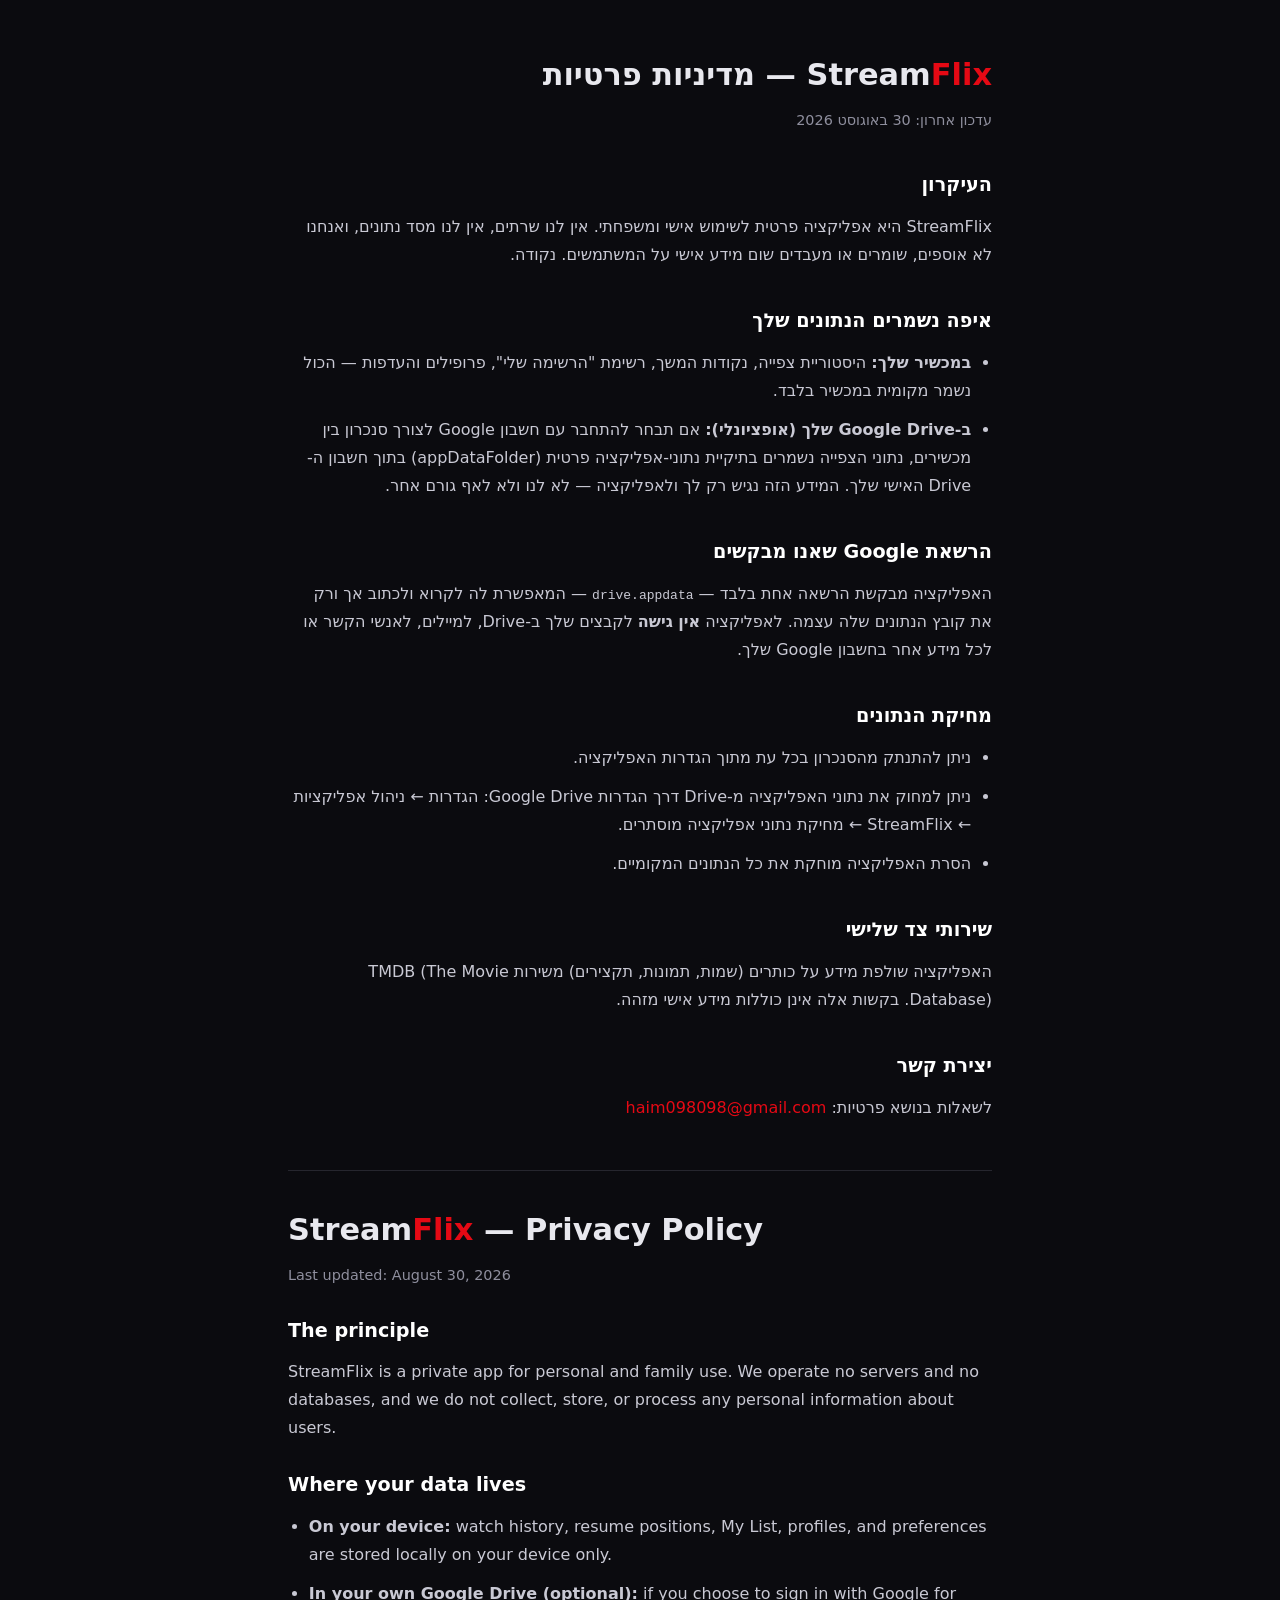
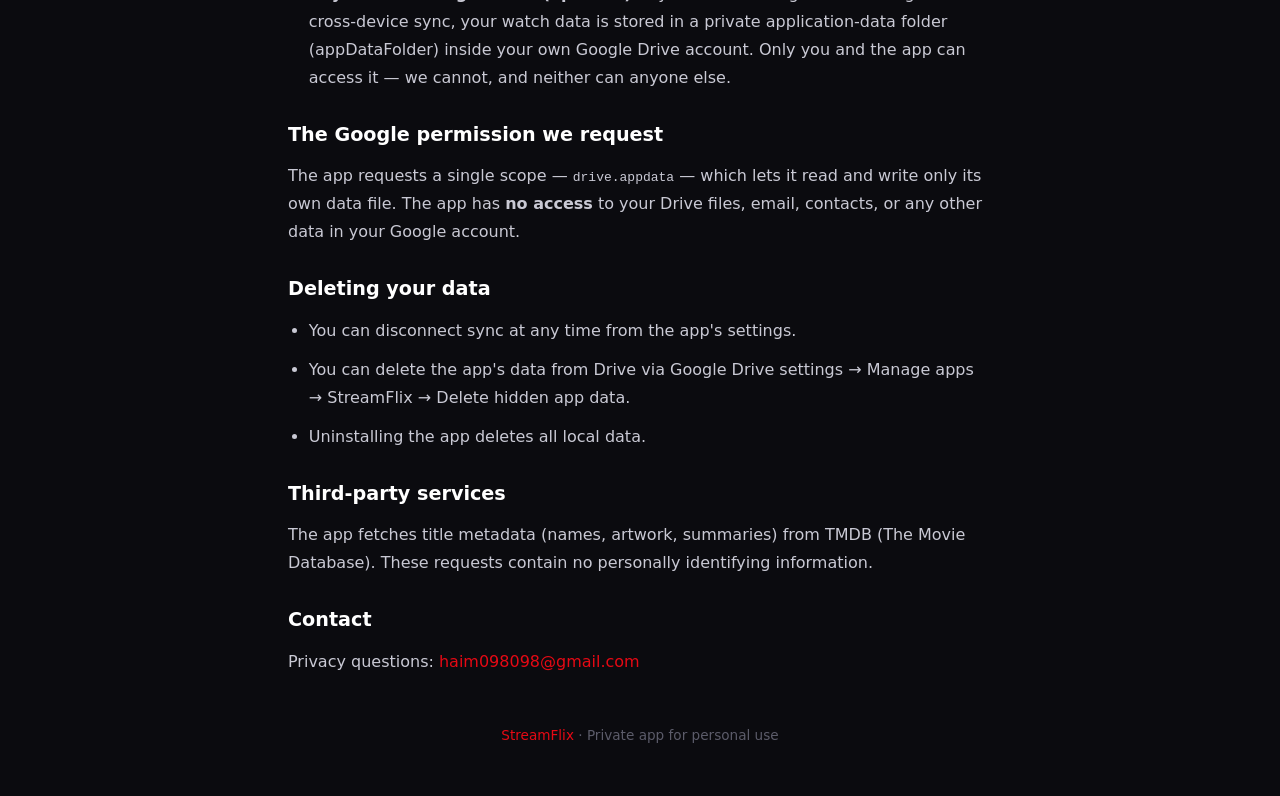
<file: privacy/index.html>
<!DOCTYPE html>
<html lang="he" dir="rtl">
<head>
<meta charset="utf-8">
<meta name="viewport" content="width=device-width, initial-scale=1">
<title>StreamFlix — מדיניות פרטיות</title>
<style>
  :root { color-scheme: dark; }
  * { margin: 0; box-sizing: border-box; }
  body {
    background: #0b0b0f; color: #e8e8ee;
    font-family: "Segoe UI", system-ui, -apple-system, sans-serif;
    line-height: 1.75; padding: 3rem 1.5rem;
  }
  main { max-width: 44rem; margin: 0 auto; }
  h1 { font-size: 1.9rem; }
  h1 span { color: #e50914; }
  .updated { color: #8f8f9e; font-size: 0.9rem; margin-top: 0.4rem; }
  h2 { font-size: 1.2rem; margin-top: 2.2rem; color: #fff; }
  p, li { color: #c9c9d4; margin-top: 0.7rem; }
  ul { padding-inline-start: 1.3rem; }
  .en { direction: ltr; text-align: left; border-top: 1px solid #26262e; margin-top: 3rem; padding-top: 2rem; }
  .en h2 { margin-top: 1.6rem; }
  a { color: #e50914; text-decoration: none; }
  a:hover { text-decoration: underline; }
  footer { margin-top: 3rem; font-size: 0.85rem; color: #5c5c6a; text-align: center; }
</style>
</head>
<body>
<main>
  <h1>Stream<span>Flix</span> — מדיניות פרטיות</h1>
  <p class="updated">עדכון אחרון: 30 באוגוסט 2026</p>

  <h2>העיקרון</h2>
  <p>StreamFlix היא אפליקציה פרטית לשימוש אישי ומשפחתי. אין לנו שרתים, אין לנו מסד נתונים, ואנחנו לא אוספים, שומרים או מעבדים שום מידע אישי על המשתמשים. נקודה.</p>

  <h2>איפה נשמרים הנתונים שלך</h2>
  <ul>
    <li><strong>במכשיר שלך:</strong> היסטוריית צפייה, נקודות המשך, רשימת "הרשימה שלי", פרופילים והעדפות — הכול נשמר מקומית במכשיר בלבד.</li>
    <li><strong>ב-Google Drive שלך (אופציונלי):</strong> אם תבחר להתחבר עם חשבון Google לצורך סנכרון בין מכשירים, נתוני הצפייה נשמרים בתיקיית נתוני-אפליקציה פרטית (appDataFolder) בתוך חשבון ה-Drive האישי שלך. המידע הזה נגיש רק לך ולאפליקציה — לא לנו ולא לאף גורם אחר.</li>
  </ul>

  <h2>הרשאת Google שאנו מבקשים</h2>
  <p>האפליקציה מבקשת הרשאה אחת בלבד — <code>drive.appdata</code> — המאפשרת לה לקרוא ולכתוב אך ורק את קובץ הנתונים שלה עצמה. לאפליקציה <strong>אין גישה</strong> לקבצים שלך ב-Drive, למיילים, לאנשי הקשר או לכל מידע אחר בחשבון Google שלך.</p>

  <h2>מחיקת הנתונים</h2>
  <ul>
    <li>ניתן להתנתק מהסנכרון בכל עת מתוך הגדרות האפליקציה.</li>
    <li>ניתן למחוק את נתוני האפליקציה מ-Drive דרך הגדרות Google Drive: הגדרות ← ניהול אפליקציות ← StreamFlix ← מחיקת נתוני אפליקציה מוסתרים.</li>
    <li>הסרת האפליקציה מוחקת את כל הנתונים המקומיים.</li>
  </ul>

  <h2>שירותי צד שלישי</h2>
  <p>האפליקציה שולפת מידע על כותרים (שמות, תמונות, תקצירים) משירות TMDB (The Movie Database). בקשות אלה אינן כוללות מידע אישי מזהה.</p>

  <h2>יצירת קשר</h2>
  <p>לשאלות בנושא פרטיות: <a href="mailto:haim098098@gmail.com">haim098098@gmail.com</a></p>

  <div class="en">
    <h1>Stream<span style="color:#e50914">Flix</span> — Privacy Policy</h1>
    <p class="updated">Last updated: August 30, 2026</p>

    <h2>The principle</h2>
    <p>StreamFlix is a private app for personal and family use. We operate no servers and no databases, and we do not collect, store, or process any personal information about users.</p>

    <h2>Where your data lives</h2>
    <ul>
      <li><strong>On your device:</strong> watch history, resume positions, My List, profiles, and preferences are stored locally on your device only.</li>
      <li><strong>In your own Google Drive (optional):</strong> if you choose to sign in with Google for cross-device sync, your watch data is stored in a private application-data folder (appDataFolder) inside your own Google Drive account. Only you and the app can access it — we cannot, and neither can anyone else.</li>
    </ul>

    <h2>The Google permission we request</h2>
    <p>The app requests a single scope — <code>drive.appdata</code> — which lets it read and write only its own data file. The app has <strong>no access</strong> to your Drive files, email, contacts, or any other data in your Google account.</p>

    <h2>Deleting your data</h2>
    <ul>
      <li>You can disconnect sync at any time from the app's settings.</li>
      <li>You can delete the app's data from Drive via Google Drive settings → Manage apps → StreamFlix → Delete hidden app data.</li>
      <li>Uninstalling the app deletes all local data.</li>
    </ul>

    <h2>Third-party services</h2>
    <p>The app fetches title metadata (names, artwork, summaries) from TMDB (The Movie Database). These requests contain no personally identifying information.</p>

    <h2>Contact</h2>
    <p>Privacy questions: <a href="mailto:haim098098@gmail.com">haim098098@gmail.com</a></p>
  </div>

  <footer><a href="../">StreamFlix</a> · Private app for personal use</footer>
</main>
</body>
</html>
</file>
